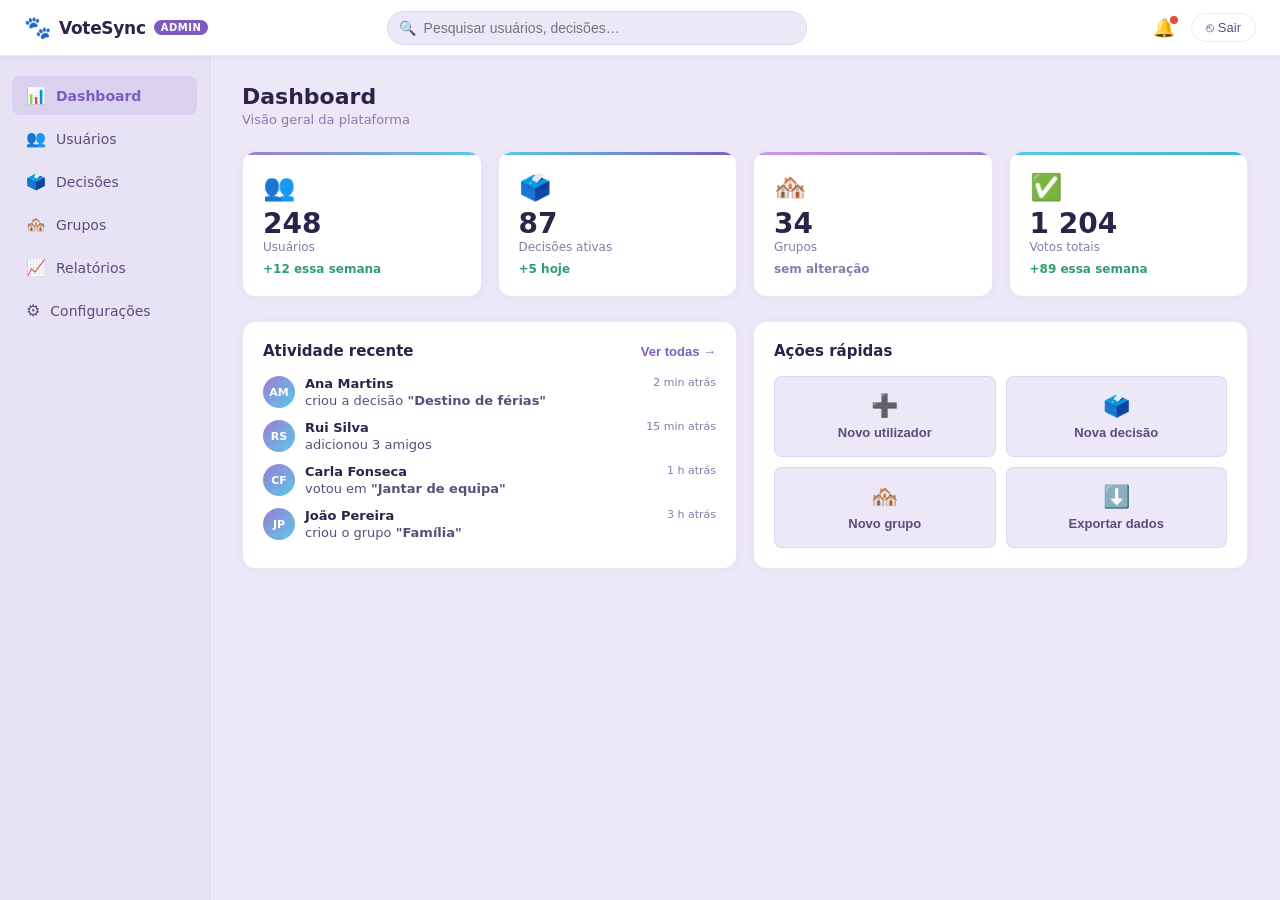
<file: FrontEnd/HTML/admin.html>
<!DOCTYPE html>
<html lang="pt">
<head>
  <meta charset="UTF-8" />
  <meta name="viewport" content="width=device-width, initial-scale=1.0" />
  <title>VoteSync — Admin</title>
  <link rel="stylesheet" href="../Styles/admin.css" />
</head>
<body>

  <!-- NAVBAR -->
  <header class="navbar">
    <div class="navbar-brand">
      <span class="brand-icon">🐾</span>
      <span class="brand-name">VoteSync</span>
      <span class="admin-badge">Admin</span>
    </div>
    <div class="navbar-search">
      <span class="search-icon">🔍</span>
      <input type="text" placeholder="Pesquisar usuários, decisões…" id="globalSearch" />
    </div>
    <div class="navbar-actions">
      <button class="btn-icon" title="Notificações" id="notifBtn">
        🔔<span class="notif-dot" id="notifDot"></span>
      </button>
      <button class="btn-logout" id="logoutBtn">⎋ Sair</button>
    </div>
  </header>

  <div class="layout">

    <!-- SIDEBAR -->
    <aside class="sidebar">
      <nav class="sidebar-nav">
        <a href="#" class="nav-item active" data-section="dashboard"><span class="nav-icon">📊</span> Dashboard</a>
        <a href="#" class="nav-item" data-section="users"><span class="nav-icon">👥</span> Usuários</a>
        <a href="#" class="nav-item" data-section="decisions"><span class="nav-icon">🗳️</span> Decisões</a>
        <a href="#" class="nav-item" data-section="groups"><span class="nav-icon">🏘️</span> Grupos</a>
        <a href="#" class="nav-item" data-section="reports"><span class="nav-icon">📈</span> Relatórios</a>
        <a href="#" class="nav-item" data-section="settings"><span class="nav-icon">⚙️</span> Configurações</a>
      </nav>
    </aside>

    <!-- MAIN -->
    <main class="main" id="mainContent">

      <!-- DASHBOARD -->
      <section class="section" id="section-dashboard">
        <div class="section-header">
          <div>
            <h1 class="section-title">Dashboard</h1>
            <span class="section-subtitle">Visão geral da plataforma</span>
          </div>
        </div>

        <div class="kpi-grid">
          <div class="kpi-card kpi-users">
            <div class="kpi-icon">👥</div>
            <div class="kpi-info">
              <span class="kpi-value">248</span>
              <span class="kpi-label">Usuários</span>
            </div>
            <span class="kpi-delta positive">+12 essa semana</span>
          </div>
          <div class="kpi-card kpi-decisions">
            <div class="kpi-icon">🗳️</div>
            <div class="kpi-info">
              <span class="kpi-value">87</span>
              <span class="kpi-label">Decisões ativas</span>
            </div>
            <span class="kpi-delta positive">+5 hoje</span>
          </div>
          <div class="kpi-card kpi-groups">
            <div class="kpi-icon">🏘️</div>
            <div class="kpi-info">
              <span class="kpi-value">34</span>
              <span class="kpi-label">Grupos</span>
            </div>
            <span class="kpi-delta neutral">sem alteração</span>
          </div>
          <div class="kpi-card kpi-votes">
            <div class="kpi-icon">✅</div>
            <div class="kpi-info">
              <span class="kpi-value">1 204</span>
              <span class="kpi-label">Votos totais</span>
            </div>
            <span class="kpi-delta positive">+89 essa semana</span>
          </div>
        </div>

        <div class="two-col">
          <div class="card">
            <div class="card-header">
              <h2 class="card-title">Atividade recente</h2>
              <button class="btn-text">Ver todas →</button>
            </div>
            <ul class="activity-list">
              <li class="activity-item">
                <span class="activity-avatar">AM</span>
                <div class="activity-info">
                  <span class="activity-user">Ana Martins</span>
                  <span class="activity-action">criou a decisão <strong>"Destino de férias"</strong></span>
                </div>
                <span class="activity-time">2 min atrás</span>
              </li>
              <li class="activity-item">
                <span class="activity-avatar">RS</span>
                <div class="activity-info">
                  <span class="activity-user">Rui Silva</span>
                  <span class="activity-action">adicionou 3 amigos</span>
                </div>
                <span class="activity-time">15 min atrás</span>
              </li>
              <li class="activity-item">
                <span class="activity-avatar">CF</span>
                <div class="activity-info">
                  <span class="activity-user">Carla Fonseca</span>
                  <span class="activity-action">votou em <strong>"Jantar de equipa"</strong></span>
                </div>
                <span class="activity-time">1 h atrás</span>
              </li>
              <li class="activity-item">
                <span class="activity-avatar">JP</span>
                <div class="activity-info">
                  <span class="activity-user">João Pereira</span>
                  <span class="activity-action">criou o grupo <strong>"Família"</strong></span>
                </div>
                <span class="activity-time">3 h atrás</span>
              </li>
            </ul>
          </div>

          <div class="card">
            <div class="card-header">
              <h2 class="card-title">Ações rápidas</h2>
            </div>
            <div class="quick-actions">
              <button class="quick-btn" id="qaNewUser"><span class="qa-icon">➕</span><span>Novo utilizador</span></button>
              <button class="quick-btn" id="qaNewDecision"><span class="qa-icon">🗳️</span><span>Nova decisão</span></button>
              <button class="quick-btn" id="qaNewGroup"><span class="qa-icon">🏘️</span><span>Novo grupo</span></button>
              <button class="quick-btn" id="qaExport"><span class="qa-icon">⬇️</span><span>Exportar dados</span></button>
            </div>
          </div>
        </div>
      </section>

      <!-- USERS -->
      <section class="section hidden" id="section-users">
        <div class="section-header">
          <div>
            <h1 class="section-title">Usuários</h1>
            <span class="section-subtitle">Gerir contas da plataforma</span>
          </div>
          <button class="btn-primary" id="addUserBtn">➕ Adicionar</button>
        </div>
        <div class="card">
          <div class="card-header">
            <input type="text" class="table-search" placeholder="Filtrar usuários…" id="userSearch" />
            <div class="filter-group">
              <select class="select-filter" id="userRoleFilter">
                <option value="">Todos os papéis</option>
                <option value="admin">Admin</option>
                <option value="user">Utilizador</option>
              </select>
              <select class="select-filter" id="userStatusFilter">
                <option value="">Todos os estados</option>
                <option value="active">Ativo</option>
                <option value="inactive">Inativo</option>
              </select>
            </div>
          </div>
          <div class="table-wrapper">
            <table class="data-table">
              <thead>
                <tr>
                  <th>Utilizador</th><th>Email</th><th>Papel</th><th>Estado</th><th>Registado em</th><th>Ações</th>
                </tr>
              </thead>
              <tbody id="usersBody"></tbody>
            </table>
          </div>
          <div class="pagination" id="usersPagination"></div>
        </div>
      </section>

      <!-- DECISIONS -->
      <section class="section hidden" id="section-decisions">
        <div class="section-header">
          <div>
            <h1 class="section-title">Decisões</h1>
            <span class="section-subtitle">Gerir todas as decisões</span>
          </div>
          <button class="btn-primary">➕ Criar</button>
        </div>
        <div class="decision-count-bar">
          <span id="decisionCount">0 decisões encontradas</span>
          <select class="select-filter" id="decisionStatusFilter">
            <option value="">Todos os estados</option>
            <option value="New">New</option>
            <option value="Finishing">Finishing</option>
            <option value="Closed">Closed</option>
          </select>
        </div>
        <div class="decisions-grid" id="decisionsGrid"></div>
      </section>

      <!-- GROUPS -->
      <section class="section hidden" id="section-groups">
        <div class="section-header">
          <div><h1 class="section-title">Grupos</h1></div>
          <button class="btn-primary">➕ Novo grupo</button>
        </div>
        <div class="card"><p class="empty-state">Nenhum grupo registado ainda.</p></div>
      </section>

      <!-- REPORTS -->
      <section class="section hidden" id="section-reports">
        <div class="section-header"><div><h1 class="section-title">Relatórios</h1></div></div>
        <div class="card"><p class="empty-state">Em construção — em breve disponível.</p></div>
      </section>

      <!-- SETTINGS -->
      <section class="section hidden" id="section-settings">
        <div class="section-header"><div><h1 class="section-title">Configurações</h1></div></div>
        <div class="card settings-form">
          <div class="form-group">
            <label class="form-label">Nome da plataforma</label>
            <input type="text" class="form-input" value="VoteSync" />
          </div>
          <div class="form-group">
            <label class="form-label">Email de suporte</label>
            <input type="email" class="form-input" value="suporte@votesync.io" />
          </div>
          <div class="form-group">
            <label class="form-label">Máximo de opções por decisão</label>
            <input type="number" class="form-input" value="10" min="2" max="50" />
          </div>
          <div class="form-group toggle-group">
            <label class="form-label">Permitir registo público</label>
            <label class="toggle"><input type="checkbox" checked /><span class="toggle-slider"></span></label>
          </div>
          <div class="form-group toggle-group">
            <label class="form-label">Modo manutenção</label>
            <label class="toggle"><input type="checkbox" /><span class="toggle-slider"></span></label>
          </div>
          <button class="btn-primary" id="saveSettings">Guardar alterações</button>
        </div>
      </section>

    </main>
  </div>

  <!-- MODAL -->
  <div class="modal-overlay hidden" id="modalOverlay">
    <div class="modal" id="modal">
      <div class="modal-header">
        <h2 class="modal-title" id="modalTitle">Modal</h2>
        <button class="modal-close" id="modalClose">✕</button>
      </div>
      <div class="modal-body" id="modalBody"></div>
    </div>
  </div>

  <!-- TOAST -->
  <div class="toast-container" id="toastContainer"></div>

  <script src="../JS/admin.js"></script>
</body>
</html>
</file>
<file: FrontEnd/Styles/admin.css>
/* ── Reset & Tokens ── */
*, *::before, *::after { box-sizing: border-box; margin: 0; padding: 0; }

:root {
  --bg:          #ede8f7;
  --bg-main:     #f0ecfa;
  --sidebar-bg:  #e8e2f5;
  --card-bg:     #ffffff;
  --card-inner:  #ddf1f8;
  --border:      rgba(160,140,210,0.2);

  --purple:      #7c5cbf;
  --purple-light:#9b7dd4;
  --blue-btn:    #5bc8e8;
  --blue-hover:  #3db6da;

  --text-dark:   #2d2248;
  --text-mid:    #5a4d7a;
  --text-light:  #8a7aaa;

  --badge-new:        #e8f4ff;
  --badge-new-text:   #3a7abf;
  --badge-finish:     #fff3e8;
  --badge-finish-text:#b87030;
  --badge-closed:     #ede8f7;
  --badge-closed-text:#7c5cbf;

  --positive:    #2e9e6e;
  --neutral:     #8a7aaa;
  --negative:    #c0392b;

  --radius:      14px;
  --radius-sm:   8px;
  --shadow:      0 2px 16px rgba(120,80,200,0.09);
  --shadow-card: 0 1px 8px rgba(120,80,200,0.07);

  --font: 'Segoe UI', system-ui, sans-serif;
}

body {
  font-family: var(--font);
  background: var(--bg);
  color: var(--text-dark);
  min-height: 100vh;
  display: flex;
  flex-direction: column;
}

/* ── Navbar ── */
.navbar {
  height: 56px;
  background: var(--card-bg);
  border-bottom: 1px solid var(--border);
  display: flex;
  align-items: center;
  gap: 16px;
  padding: 0 24px;
  position: sticky;
  top: 0;
  z-index: 100;
  box-shadow: var(--shadow-card);
}

.navbar-brand {
  display: flex;
  align-items: center;
  gap: 8px;
  flex-shrink: 0;
}

.brand-icon { font-size: 22px; }
.brand-name {
  font-size: 17px;
  font-weight: 700;
  color: var(--text-dark);
  letter-spacing: -0.3px;
}
.admin-badge {
  background: var(--purple);
  color: #fff;
  font-size: 10px;
  font-weight: 700;
  letter-spacing: 0.5px;
  padding: 2px 7px;
  border-radius: 20px;
  text-transform: uppercase;
}

.navbar-search {
  flex: 1;
  max-width: 420px;
  margin: 0 auto;
  position: relative;
}
.navbar-search .search-icon {
  position: absolute;
  left: 12px;
  top: 50%;
  transform: translateY(-50%);
  font-size: 14px;
  pointer-events: none;
}
.navbar-search input {
  width: 100%;
  padding: 8px 14px 8px 36px;
  border: 1px solid var(--border);
  border-radius: 30px;
  background: var(--bg);
  font-size: 14px;
  color: var(--text-dark);
  outline: none;
  transition: border-color 0.2s;
}
.navbar-search input:focus { border-color: var(--purple-light); }

.navbar-actions { display: flex; align-items: center; gap: 10px; margin-left: auto; }

.btn-icon {
  background: none;
  border: none;
  font-size: 18px;
  cursor: pointer;
  position: relative;
  padding: 4px 6px;
  border-radius: var(--radius-sm);
  transition: background 0.15s;
}
.btn-icon:hover { background: var(--bg); }
.notif-dot {
  width: 8px; height: 8px;
  background: #e74c3c;
  border-radius: 50%;
  position: absolute;
  top: 3px; right: 3px;
  display: block;
}

.btn-logout {
  background: none;
  border: 1px solid var(--border);
  color: var(--text-mid);
  font-size: 13px;
  padding: 6px 14px;
  border-radius: 30px;
  cursor: pointer;
  transition: all 0.2s;
}
.btn-logout:hover { background: var(--bg); color: var(--text-dark); }

/* ── Layout ── */
.layout {
  display: flex;
  flex: 1;
  min-height: calc(100vh - 56px);
}

/* ── Sidebar ── */
.sidebar {
  width: 210px;
  flex-shrink: 0;
  background: var(--sidebar-bg);
  border-right: 1px solid var(--border);
  padding: 20px 12px;
}

.sidebar-nav {
  display: flex;
  flex-direction: column;
  gap: 4px;
}

.nav-item {
  display: flex;
  align-items: center;
  gap: 10px;
  padding: 10px 14px;
  border-radius: var(--radius-sm);
  font-size: 14px;
  font-weight: 500;
  color: var(--text-mid);
  text-decoration: none;
  transition: all 0.15s;
}
.nav-item:hover { background: rgba(124,92,191,0.08); color: var(--purple); }
.nav-item.active {
  background: rgba(124,92,191,0.13);
  color: var(--purple);
  font-weight: 700;
}
.nav-icon { font-size: 16px; }

/* ── Main ── */
.main {
  flex: 1;
  padding: 28px 32px;
  overflow-y: auto;
}

.section { display: block; }
.section.hidden { display: none; }

.section-header {
  display: flex;
  align-items: flex-start;
  justify-content: space-between;
  margin-bottom: 24px;
}
.section-title {
  font-size: 22px;
  font-weight: 700;
  color: var(--text-dark);
  line-height: 1.2;
}
.section-subtitle {
  display: block;
  font-size: 13px;
  color: var(--text-light);
  margin-top: 2px;
}

/* ── KPI Grid ── */
.kpi-grid {
  display: grid;
  grid-template-columns: repeat(4, 1fr);
  gap: 16px;
  margin-bottom: 24px;
}

.kpi-card {
  background: var(--card-bg);
  border-radius: var(--radius);
  padding: 20px;
  display: flex;
  flex-direction: column;
  gap: 8px;
  box-shadow: var(--shadow-card);
  border: 1px solid var(--border);
  position: relative;
  overflow: hidden;
}
.kpi-card::before {
  content: '';
  position: absolute;
  top: 0; left: 0; right: 0;
  height: 3px;
}
.kpi-users::before    { background: linear-gradient(90deg, #9b7dd4, #5bc8e8); }
.kpi-decisions::before{ background: linear-gradient(90deg, #5bc8e8, #7c5cbf); }
.kpi-groups::before   { background: linear-gradient(90deg, #c89bec, #9b7dd4); }
.kpi-votes::before    { background: linear-gradient(90deg, #5bc8e8, #3db6da); }

.kpi-icon { font-size: 26px; }
.kpi-info { display: flex; flex-direction: column; gap: 2px; }
.kpi-value { font-size: 28px; font-weight: 800; color: var(--text-dark); line-height: 1; }
.kpi-label { font-size: 12px; color: var(--text-light); font-weight: 500; }
.kpi-delta { font-size: 12px; font-weight: 600; }
.kpi-delta.positive { color: var(--positive); }
.kpi-delta.neutral  { color: var(--neutral); }
.kpi-delta.negative { color: var(--negative); }

/* ── Two-col ── */
.two-col { display: grid; grid-template-columns: 1fr 1fr; gap: 16px; }

/* ── Card ── */
.card {
  background: var(--card-bg);
  border-radius: var(--radius);
  padding: 20px;
  box-shadow: var(--shadow-card);
  border: 1px solid var(--border);
}

.card-header {
  display: flex;
  align-items: center;
  justify-content: space-between;
  margin-bottom: 16px;
  flex-wrap: wrap;
  gap: 10px;
}
.card-title {
  font-size: 15px;
  font-weight: 700;
  color: var(--text-dark);
}
.btn-text {
  background: none;
  border: none;
  color: var(--purple);
  font-size: 13px;
  cursor: pointer;
  font-weight: 600;
}
.btn-text:hover { text-decoration: underline; }

/* ── Activity List ── */
.activity-list { list-style: none; display: flex; flex-direction: column; gap: 12px; }
.activity-item {
  display: flex;
  align-items: flex-start;
  gap: 10px;
  font-size: 13px;
}
.activity-avatar {
  width: 32px; height: 32px;
  background: linear-gradient(135deg, var(--purple-light), var(--blue-btn));
  border-radius: 50%;
  display: flex;
  align-items: center;
  justify-content: center;
  color: #fff;
  font-size: 11px;
  font-weight: 700;
  flex-shrink: 0;
}
.activity-info { display: flex; flex-direction: column; gap: 2px; flex: 1; }
.activity-user { font-weight: 700; color: var(--text-dark); }
.activity-action { color: var(--text-mid); }
.activity-time { font-size: 11px; color: var(--text-light); white-space: nowrap; }

/* ── Quick Actions ── */
.quick-actions { display: grid; grid-template-columns: 1fr 1fr; gap: 10px; }
.quick-btn {
  display: flex;
  flex-direction: column;
  align-items: center;
  gap: 6px;
  padding: 16px 12px;
  background: var(--bg);
  border: 1px solid var(--border);
  border-radius: var(--radius-sm);
  cursor: pointer;
  font-size: 13px;
  font-weight: 600;
  color: var(--text-mid);
  transition: all 0.2s;
}
.quick-btn:hover {
  background: rgba(124,92,191,0.08);
  border-color: var(--purple-light);
  color: var(--purple);
  transform: translateY(-1px);
  box-shadow: 0 4px 12px rgba(124,92,191,0.12);
}
.qa-icon { font-size: 22px; }

/* ── Buttons ── */
.btn-primary {
  background: linear-gradient(135deg, var(--purple), var(--purple-light));
  color: #fff;
  border: none;
  border-radius: 30px;
  padding: 9px 20px;
  font-size: 13px;
  font-weight: 700;
  cursor: pointer;
  transition: all 0.2s;
  box-shadow: 0 2px 10px rgba(124,92,191,0.25);
}
.btn-primary:hover {
  transform: translateY(-1px);
  box-shadow: 0 4px 16px rgba(124,92,191,0.35);
}

/* ── Table ── */
.table-search {
  padding: 8px 14px;
  border: 1px solid var(--border);
  border-radius: 30px;
  background: var(--bg);
  font-size: 13px;
  color: var(--text-dark);
  outline: none;
  width: 220px;
  transition: border-color 0.2s;
}
.table-search:focus { border-color: var(--purple-light); }

.filter-group { display: flex; gap: 8px; }
.select-filter {
  padding: 7px 12px;
  border: 1px solid var(--border);
  border-radius: 30px;
  background: var(--bg);
  font-size: 13px;
  color: var(--text-mid);
  outline: none;
  cursor: pointer;
}

.table-wrapper { overflow-x: auto; margin: 0 -4px; }
.data-table {
  width: 100%;
  border-collapse: collapse;
  font-size: 13px;
}
.data-table th {
  text-align: left;
  padding: 10px 14px;
  color: var(--text-light);
  font-size: 11px;
  font-weight: 700;
  text-transform: uppercase;
  letter-spacing: 0.5px;
  border-bottom: 1px solid var(--border);
}
.data-table td {
  padding: 12px 14px;
  border-bottom: 1px solid var(--border);
  color: var(--text-dark);
}
.data-table tbody tr:hover { background: var(--bg); }
.data-table tbody tr:last-child td { border-bottom: none; }

.user-cell { display: flex; align-items: center; gap: 10px; }
.user-avatar {
  width: 30px; height: 30px;
  background: linear-gradient(135deg, var(--purple-light), var(--blue-btn));
  border-radius: 50%;
  display: flex; align-items: center; justify-content: center;
  color: #fff; font-size: 11px; font-weight: 700; flex-shrink: 0;
}

.badge {
  display: inline-flex;
  align-items: center;
  padding: 3px 10px;
  border-radius: 20px;
  font-size: 11px;
  font-weight: 700;
}
.badge-admin  { background: rgba(124,92,191,0.12); color: var(--purple); }
.badge-user   { background: rgba(91,200,232,0.15); color: #2a8fb5; }
.badge-active { background: rgba(46,158,110,0.12); color: var(--positive); }
.badge-inactive { background: rgba(138,122,170,0.12); color: var(--text-light); }
.badge-new    { background: var(--badge-new); color: var(--badge-new-text); }
.badge-finishing { background: var(--badge-finish); color: var(--badge-finish-text); }
.badge-closed { background: var(--badge-closed); color: var(--badge-closed-text); }

.action-btns { display: flex; gap: 6px; }
.btn-sm {
  padding: 4px 10px;
  border-radius: 20px;
  font-size: 11px;
  font-weight: 600;
  cursor: pointer;
  border: 1px solid var(--border);
  background: var(--bg);
  color: var(--text-mid);
  transition: all 0.15s;
}
.btn-sm:hover { background: var(--purple); color: #fff; border-color: var(--purple); }
.btn-sm.danger:hover { background: var(--negative); border-color: var(--negative); color: #fff; }

/* ── Pagination ── */
.pagination {
  display: flex;
  justify-content: flex-end;
  gap: 4px;
  margin-top: 14px;
}
.page-btn {
  width: 30px; height: 30px;
  border-radius: 50%;
  border: 1px solid var(--border);
  background: var(--bg);
  color: var(--text-mid);
  font-size: 12px;
  font-weight: 600;
  cursor: pointer;
  transition: all 0.15s;
}
.page-btn.active, .page-btn:hover { background: var(--purple); color: #fff; border-color: var(--purple); }

/* ── Decisions ── */
.decision-count-bar {
  display: flex;
  align-items: center;
  justify-content: space-between;
  margin-bottom: 16px;
  font-size: 13px;
  color: var(--text-light);
}

.decisions-grid {
  display: grid;
  grid-template-columns: repeat(auto-fill, minmax(320px, 1fr));
  gap: 16px;
}

.decision-card {
  background: var(--card-bg);
  border-radius: var(--radius);
  padding: 18px;
  border: 1px solid var(--border);
  box-shadow: var(--shadow-card);
}
.decision-card-header {
  display: flex;
  justify-content: space-between;
  align-items: center;
  margin-bottom: 12px;
  font-size: 12px;
  color: var(--text-light);
}
.decision-inner {
  background: var(--card-inner);
  border-radius: var(--radius-sm);
  padding: 14px;
  margin-bottom: 12px;
}
.decision-options { font-size: 12px; color: var(--text-light); margin-bottom: 4px; }
.decision-title { font-size: 20px; font-weight: 800; color: var(--text-dark); }
.decision-deadline {
  display: inline-flex;
  align-items: center;
  gap: 4px;
  margin-top: 8px;
  background: #fdf3e3;
  color: #b87030;
  font-size: 11px;
  font-weight: 600;
  padding: 3px 10px;
  border-radius: 20px;
}

.decision-view-btn {
  display: flex;
  align-items: center;
  justify-content: center;
  gap: 4px;
  width: 100%;
  padding: 10px;
  background: linear-gradient(135deg, var(--blue-btn), var(--blue-hover));
  color: #fff;
  border: none;
  border-radius: var(--radius-sm);
  font-size: 13px;
  font-weight: 700;
  cursor: pointer;
  transition: all 0.2s;
}
.decision-view-btn:hover { opacity: 0.9; transform: translateY(-1px); }

/* ── Settings Form ── */
.settings-form { max-width: 520px; }
.form-group { margin-bottom: 18px; }
.form-label {
  display: block;
  font-size: 13px;
  font-weight: 600;
  color: var(--text-mid);
  margin-bottom: 6px;
}
.form-input {
  width: 100%;
  padding: 10px 14px;
  border: 1px solid var(--border);
  border-radius: var(--radius-sm);
  background: var(--bg);
  font-size: 14px;
  color: var(--text-dark);
  outline: none;
  transition: border-color 0.2s;
}
.form-input:focus { border-color: var(--purple-light); }

.toggle-group { display: flex; align-items: center; justify-content: space-between; }
.toggle { position: relative; display: inline-block; width: 44px; height: 24px; }
.toggle input { opacity: 0; width: 0; height: 0; }
.toggle-slider {
  position: absolute; inset: 0;
  background: #ccc;
  border-radius: 24px;
  transition: 0.3s;
  cursor: pointer;
}
.toggle-slider::before {
  content: '';
  position: absolute;
  width: 18px; height: 18px;
  background: #fff;
  border-radius: 50%;
  left: 3px; top: 3px;
  transition: 0.3s;
}
.toggle input:checked + .toggle-slider { background: var(--purple); }
.toggle input:checked + .toggle-slider::before { transform: translateX(20px); }

/* ── Modal ── */
.modal-overlay {
  position: fixed; inset: 0;
  background: rgba(45,34,72,0.45);
  display: flex; align-items: center; justify-content: center;
  z-index: 200;
  backdrop-filter: blur(2px);
}
.modal-overlay.hidden { display: none; }
.modal {
  background: var(--card-bg);
  border-radius: var(--radius);
  width: 90%; max-width: 480px;
  box-shadow: 0 8px 40px rgba(45,34,72,0.2);
  overflow: hidden;
}
.modal-header {
  display: flex;
  align-items: center;
  justify-content: space-between;
  padding: 18px 22px;
  border-bottom: 1px solid var(--border);
}
.modal-title { font-size: 16px; font-weight: 700; color: var(--text-dark); }
.modal-close {
  background: none; border: none; font-size: 16px; cursor: pointer;
  color: var(--text-light); padding: 4px;
}
.modal-close:hover { color: var(--text-dark); }
.modal-body { padding: 22px; }

/* ── Toast ── */
.toast-container {
  position: fixed;
  bottom: 24px; right: 24px;
  display: flex; flex-direction: column; gap: 8px;
  z-index: 300;
}
.toast {
  background: var(--text-dark);
  color: #fff;
  padding: 12px 18px;
  border-radius: var(--radius-sm);
  font-size: 13px;
  font-weight: 600;
  box-shadow: 0 4px 20px rgba(45,34,72,0.3);
  animation: slideIn 0.25s ease, fadeOut 0.3s ease 2.7s forwards;
  display: flex; align-items: center; gap: 8px;
}
.toast.success { background: #1a7a52; }
.toast.error   { background: #a93226; }

@keyframes slideIn {
  from { transform: translateX(40px); opacity: 0; }
  to   { transform: translateX(0);    opacity: 1; }
}
@keyframes fadeOut {
  to { opacity: 0; transform: translateY(10px); }
}

/* ── Misc ── */
.empty-state {
  text-align: center;
  padding: 40px;
  color: var(--text-light);
  font-size: 14px;
}

@media (max-width: 900px) {
  .kpi-grid { grid-template-columns: 1fr 1fr; }
  .two-col  { grid-template-columns: 1fr; }
  .sidebar  { width: 60px; padding: 16px 8px; }
  .nav-item span:not(.nav-icon) { display: none; }
  .main { padding: 20px 16px; }
}
</file>
